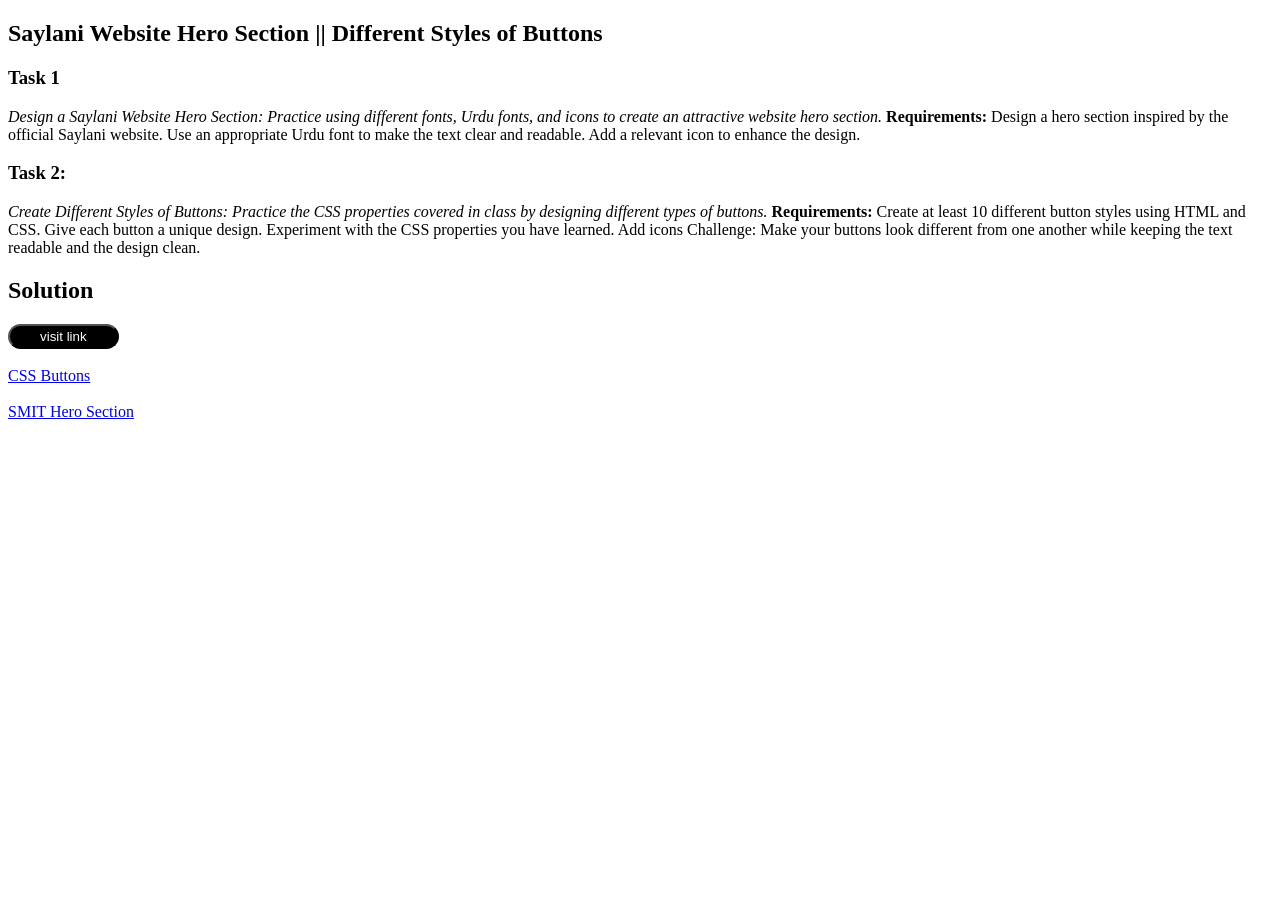
<file: index.html>
<!DOCTYPE html>
<html lang="en">
<head>
    <meta charset="UTF-8">
    <meta name="viewport" content="width=device-width, initial-scale=1.0">
    <title>Assignment9</title>
    <style>
        button{
            background-color: black;
            color: white;
            border-radius: 999px;
            padding: 3px 30px;
        }
    </style>
</head>
<body>
    <h2>Saylani Website Hero Section || Different Styles of Buttons

</h2>
<p>
    <h3>Task 1</h3>
    <i> Design a Saylani Website Hero Section:
Practice using different fonts, Urdu fonts, and icons to create an attractive website hero section.</i>



<b>Requirements:
</b>
Design a hero section inspired by the official Saylani website.
Use an appropriate Urdu font to make the text clear and readable.
Add a relevant icon to enhance the design.
 <h3>Task 2:</h3>

<i> Create Different Styles of Buttons:
Practice the CSS properties covered in class by designing different types of buttons.</i>



<b>Requirements:
</b>
Create at least 10 different button styles using HTML and CSS.
Give each button a unique design.
Experiment with the CSS properties you have learned.
Add icons


Challenge: Make your buttons look different from one another while keeping the text readable and the design clean.
</p>
<h2>Solution
</h2>
<button>visit link</button>
<br>
<br>
<a href="css button/index.html" target="_blank">CSS Buttons</a>
<br>
<br>
<a href="hero section urdu/index.html" target="_blank">SMIT Hero Section</a>
</body>
</html>
</file>
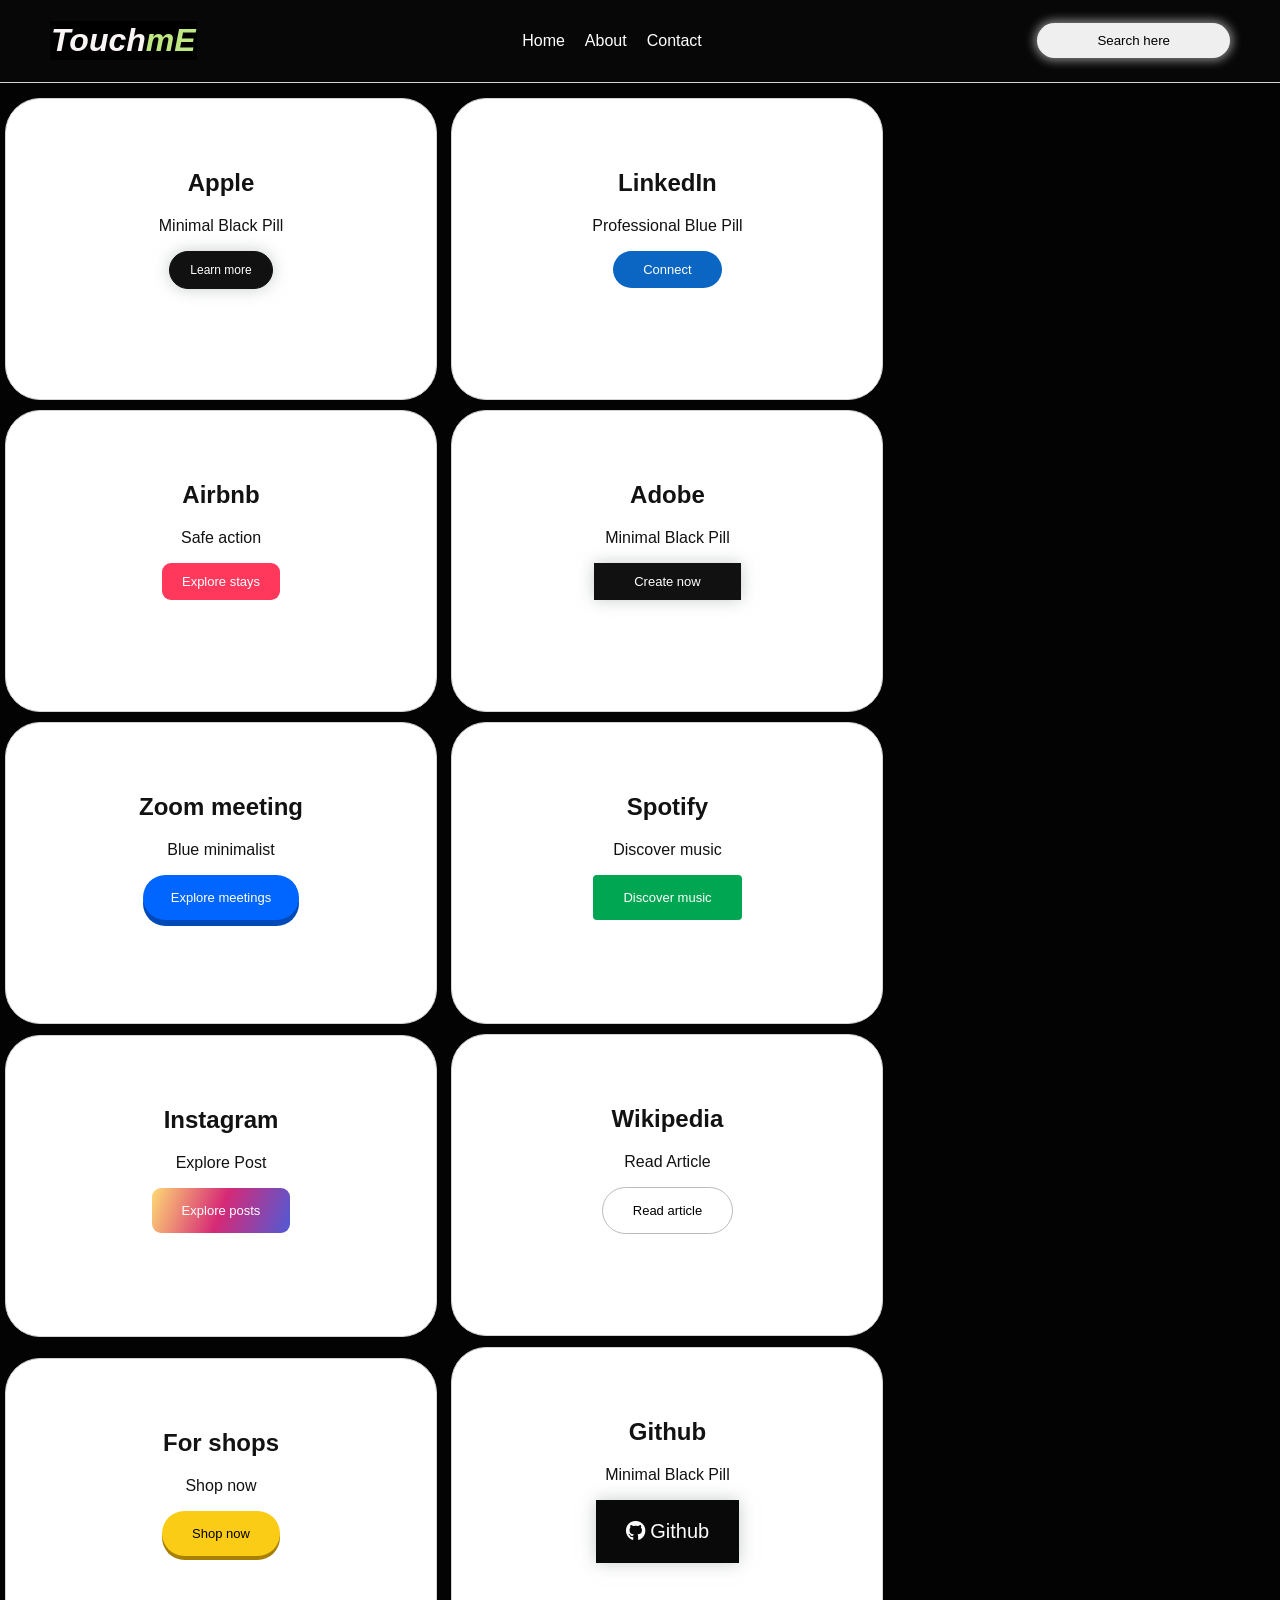
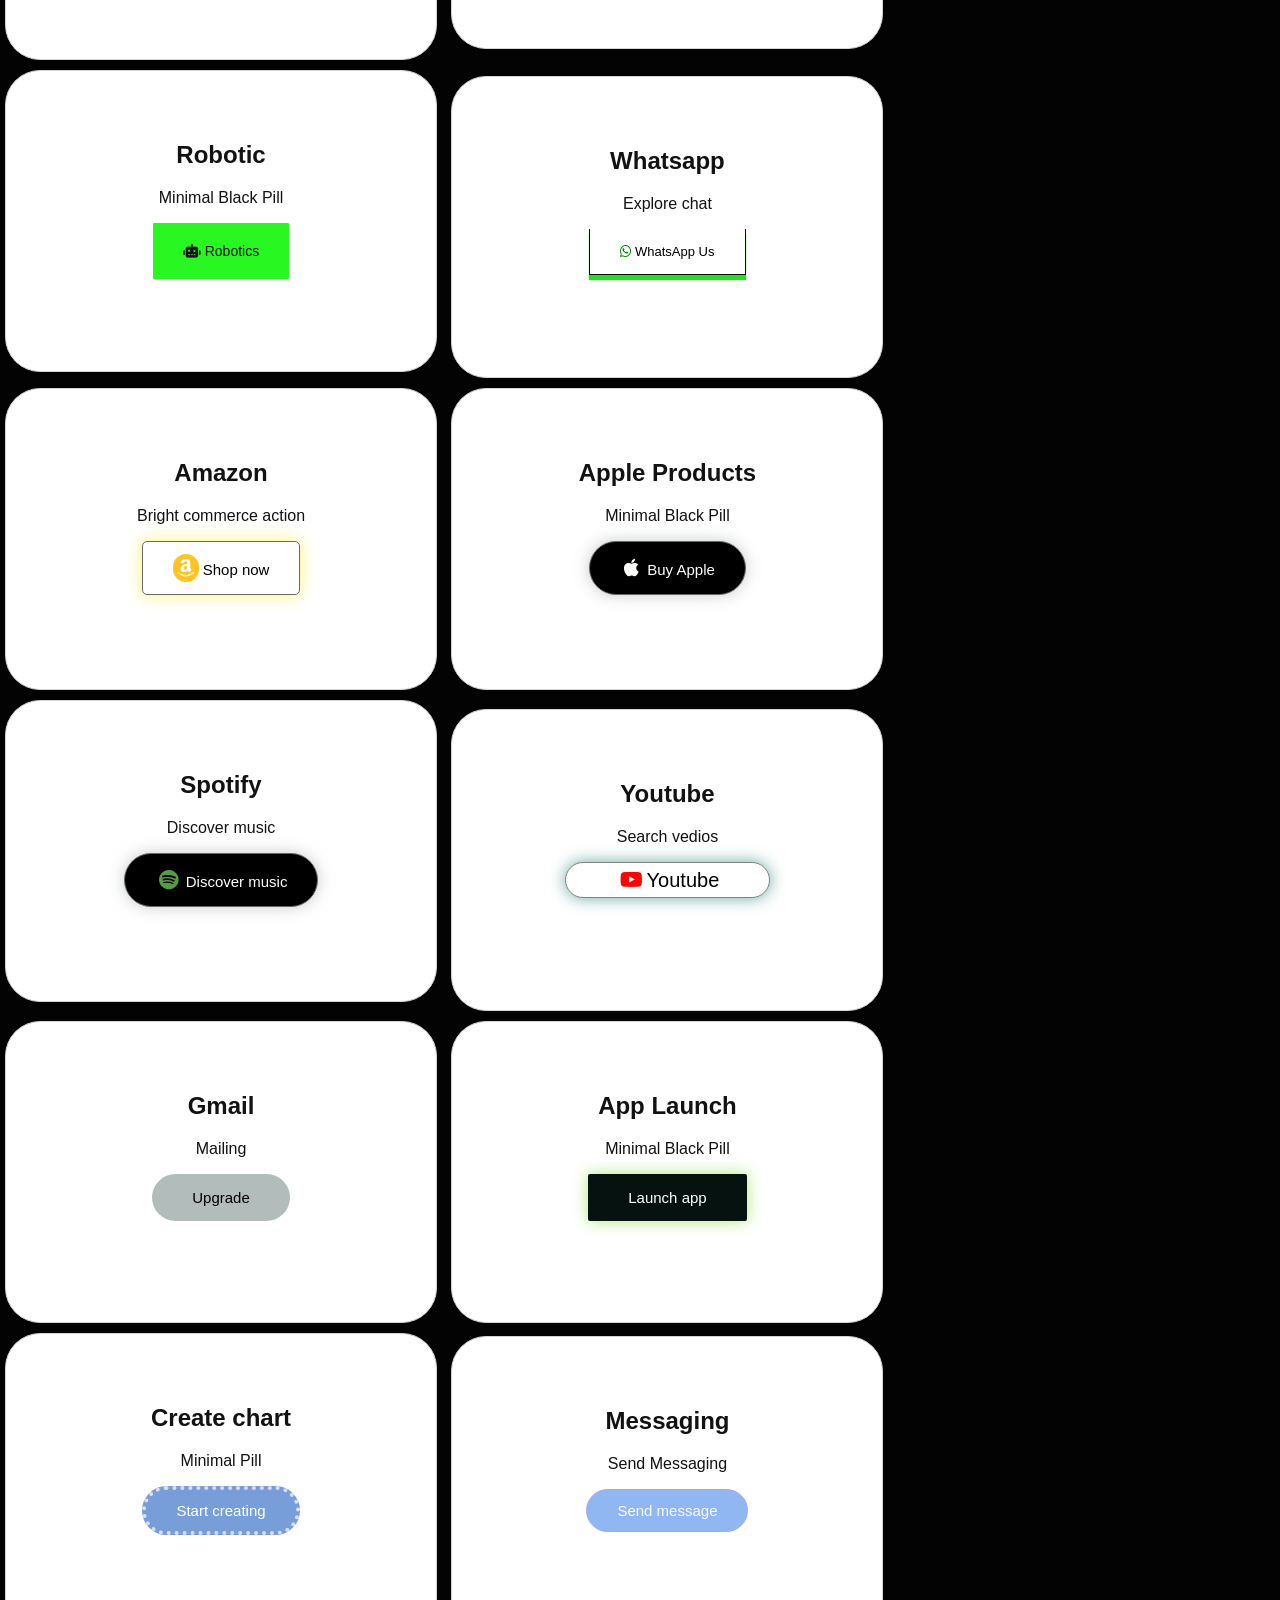
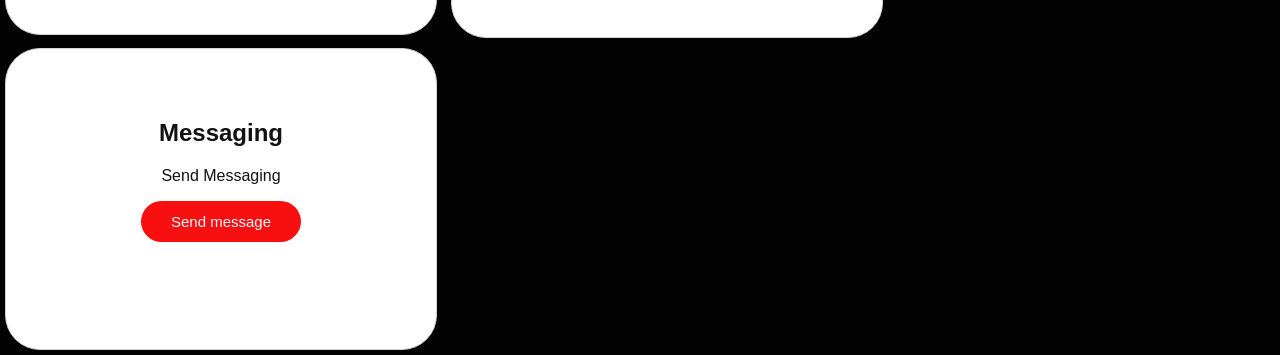
<file: css button/index.html>
<!DOCTYPE html>
<html lang="en">
<head>
    <meta charset="UTF-8">
    <meta name="viewport" content="width=device-width, initial-scale=1.0">
    <title>brand-buttons</title>
     
    <link rel="stylesheet" href="https://cdnjs.cloudflare.com/ajax/libs/font-awesome/6.7.2/css/all.min.css " crossorigin="anonymous" referrerpolicy="no-referrer" />

    <link rel="stylesheet" href="style.css">
</head>
<body>
    <header><h1>Touch<span>mE</span></h1>
    <nav>
        <ul>
            <li>Home</li>
            <li>About</li>
            <li>Contact</li>
        </ul>
    </nav>
    <button id="main-search">Search here</button>
    </header>
    <div class="main">
    <div class="box">
        <h2>Apple</h2>
        <p>Minimal Black Pill</p>
        <button id="button1"> Learn more</button>
    </div>
    <div class="box">
        <h2>LinkedIn</h2>
        <p>Professional Blue Pill</p>
        <button id="button2">Connect</button>
    </div>
    <div class="box">
        <h2>Airbnb</h2>
        <p>Safe action</p>
        <button id="button3">Explore stays</button>
    </div>
    <div class="box">
        <h2>Adobe</h2>
        <p>Minimal Black Pill</p>
        <button id="button4">Create now</button>
    </div>
    <div class="box">
        <h2>Zoom meeting</h2>
        <p>Blue minimalist</p>
        <button id="button5">Explore meetings</button>
    </div>
    <div class="box">
        <h2>Spotify</h2>
        <p>Discover music</p>
        <button id="button6">Discover music</button>
    </div>
    <div class="box">
        <h2>Instagram</h2>
        <p>Explore Post</p>
        <button id="button7">Explore posts</button>
    </div>
    <div class="box">
        <h2>Wikipedia</h2>
        <p>Read Article</p>
        <button id="button8">Read article</button>
    </div>
    <div class="box">
        <h2>For shops</h2>
        <p>Shop now</p>
        <button id="button9">Shop now</button>
    </div>
    <div class="box">
        <h2>Github</h2>
        <p>Minimal Black Pill</p>
        <button id="button10"><i class="fa-brands fa-github"></i> Github</button>
    </div>
    <div class="box">
        <h2>Robotic</h2>
        <p>Minimal Black Pill</p>
        <button id="button11"><i class="fa-solid fa-robot"></i>
</i>Robotics</button>
    </div>
    <div class="box">
        <h2>Whatsapp</h2>
        <p>Explore chat</p>
        <button id="button12"> <i class="fa-brands fa-whatsapp"></i>
    WhatsApp Us</button>
    </div>
    <div class="box">
        <h2>Amazon</h2>
        <p>Bright commerce action</p>
        <button id="button13"><i class="fa-brands fa-amazon" aria-hidden="true"></i>
  <span>Shop now</span></button>
    </div>
    <div class="box">
        <h2>Apple Products</h2>
        <p>Minimal Black Pill</p>
        <button id="button14"><i class="fa-brands fa-apple" aria-hidden="true"></i>
  </span>Buy Apple</button>
    </div>
    <div class="box">
        <h2>Spotify</h2>
        <p>Discover music</p>
        <button id="button15"><i class="fa-brands fa-spotify" aria-hidden="true"></i>
  <span>Discover music</span></button>
    </div>
    <div class="box">
        <h2> Youtube</h2>
        <p>Search vedios</p>
        <button id="button16"><i class="fa-brands fa-youtube"></i>Youtube</button>
    </div>
    <div class="box">
        <h2 id="mail">Gmail</h2>
        <p>Mailing</p>
        <button id="button17">Upgrade</button>
    </div>
    <div class="box">
        <h2>App Launch</h2>
        <p>Minimal Black Pill</p>
        <button id="button18">Launch app</button>
    </div>
    <div class="box">
        <h2>Create chart</h2>
        <p>Minimal Pill</p>
        <button id="button19">Start creating</button>
    </div>
    <div class="box">
        <h2>Messaging</h2>
        <p>Send Messaging</p>
        <button id="button20">
  <span>Send message</span>
</button>
    </div>
    <div class="box">
        <h2>Messaging</h2>
        <p>Send Messaging</p>
        <button id="button21">
  <span>Send message</span>
</button>
    </div>
    </div>
</body>
</html>
</file>
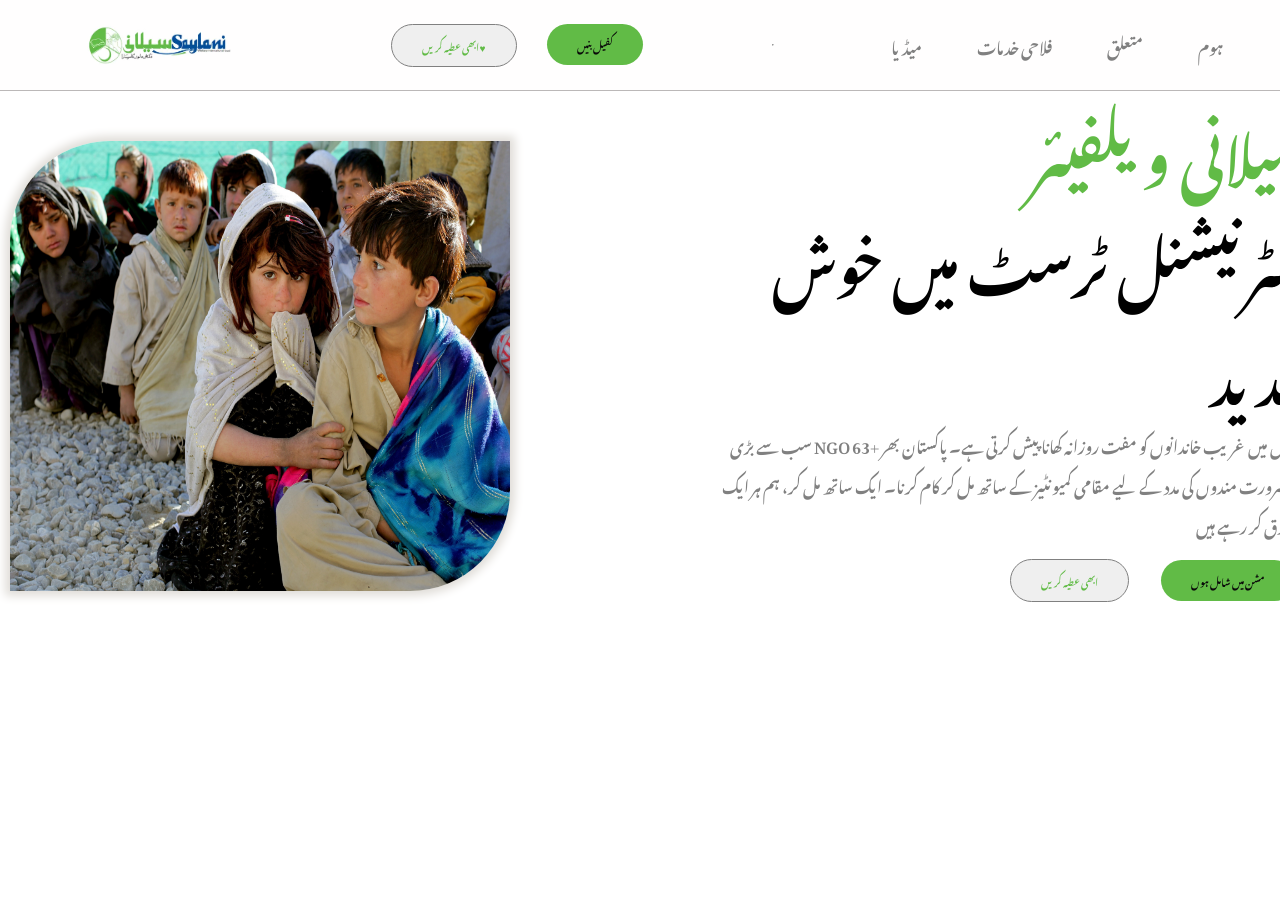
<file: hero section urdu/index.html>
<!DOCTYPE html>
<html lang="en">
<head>
  <meta charset="UTF-8">
  <meta name="viewport" content="width=device-width, initial-scale=1.0">
  <title>Document</title>
  <link rel="stylesheet" href="style.css">
</head>
<body>
  <!-- navbar -->
<header>

  <img src="./images/logo.webp" alt="logo" class="logo" id="button">
   <div id="button"> 
  <button id="box1">ابھی عطیہ کریں &hearts;</button>
  <button id="box2">کفیل بنیں</button>
  </div>
  <hr>
  <nav>
    <ul>
      <li><a href="">ہوم</a></li>
      <li><a href="">متعلق</a></li>
      <li><a href="">فلاحی خدمات</a></li>
      <li><a href="">میڈیا</a></li>
    </ul>
  </nav>
  
 
</header>
  <!-- hero section -->
      <div class="hero">
        <div class="img">
            <img src="images/hero1.jpg" alt="hero-img">
        </div>

<!-- part1 -->
    <div class="main">
      <h1>
        <span> سیلانی ویلفیئر</span>
        <br />
        انٹرنیشنل ٹرسٹ میں خوش آمدید
      </h1>
      <p>سب سے بڑی NGO 63+ علاقوں میں غریب خاندانوں کو مفت روزانہ کھانا پیش کرتی ہے۔ پاکستان بھر میں ضرورت مندوں کی مدد کے لیے مقامی کمیونٹیز کے ساتھ مل کر کام کرنا۔ ایک ساتھ مل کر، ہم ہر ایک دن فرق کر رہے ہیں</p>
      <button id="box1">ابھی عطیہ کریں</button>
      <button id="box2">مشن میں شامل ہوں</button>
      
</body>
</html>
</file>
<file: css button/style.css>
@font-face {
  font-family: 'Roboto';
  src: url('font/Roboto.zip') ;
  font-weight: 400;

}
body{
    background-color: rgb(4, 3, 3);
    color: rgb(255, 249, 249);
    
  font-family: 'Roboto', sans-serif;
  margin: 0;

}
header{
    margin: 0;
    padding: 0;
    display: flex;
    justify-content: space-between;
    background-color: rgb(7, 7, 7);
    color: white;
    align-items: center;
    border-bottom: 1px solid lightgray;
    margin-bottom: 10px;

}

#main-search{

    padding: 10px 60px;
    border: 999px;
    margin: 0px 50px;
    border-radius: 20px;
    border: 0px;
    box-shadow: grey 0px 0px 10px 3px;

}
nav >ul{
    text-decoration: none;
    display: flex;

}
nav >ul >li{
    padding: 10px;
    text-decoration: none;
    list-style: none;
    justify-content: space-between;
    

}




header >h1{
    background-color: black;
    color: rgb(251, 244, 244);
    font-style: italic;
    font-weight: 900px;
    text-align: center;
    border: 1px solid black;
    text-align: center;
    margin-left: 50px;
}
header >h1>span{
    color: rgb(191, 232, 130);
}
.box{
    
    padding: 50px 50px;
    margin: auto;
    width: 330px;
    height: 200px;
    text-align: center;
    border: 1px solid lightgray;
    border-radius: 35px;
    padding-top: 50px;
    display: inline-block;
    margin: 5px 5px;
    color: rgb(19, 18, 18);
    background-color: white;

    
}
button{
    cursor: pointer;
}
#button1{
background-color: rgb(17, 17, 17);
color: rgb(255, 255, 255);
border-radius: 999px;
padding: 11px 20px;
font-size: 12px;
font-weight: 700px;
border: 1px solid rgb(17, 17, 17);
 box-shadow: rgba(164, 169, 168, 0.6) 0px 0px 16px;

}
#button2{
background-color: rgb(10, 102, 194);
color: rgb(255, 255, 255);
border-radius: 999px;
padding: 11px 30px;
font-size: 13px;
font-weight: 700px;
border:none;
}
#button3{
background-color: rgb(255, 56, 92);
color: rgb(255, 255, 255);
border-radius: 9px;
padding: 11px 20px;
font-size: 13px;
font-weight: 700px;
border:none;
}
#button4{
background-color:  rgb(17, 17, 17);
color: rgb(255, 255, 255);
padding: 11px 40px;
font-size: 13px;
font-weight: 700px;
border:none;
 box-shadow: rgba(164, 169, 168, 0.6) 0px 0px 16px;

}

#button5{
background-color: rgb(0, 102, 255);
color: rgb(255, 255, 255);
padding: 15px 28px;
font-size: 13px;
font-weight: 700px;
border-radius:999px;
border: none;
box-shadow: rgb(0, 73, 184) 0px 6px 0px;
}
#button6{
background-color: rgb(0, 166, 81);
color: rgb(255, 255, 255);
padding: 15px 30px;
font-size: 13px;
font-weight: 750px;
border-radius:4px;
border: none;
}
#button7{
background: linear-gradient(110deg, rgb(254, 218, 117), rgb(214, 41, 118), rgb(79, 91, 213));
    color: rgb(255, 255, 255);
padding: 15px 30px;
font-size: 13px;
font-weight: 750px;
border-radius:9px;
border: none;
}
#button8{
background: white;

color: rgb(0, 0, 0);
padding: 15px 30px;
font-size: 13px;
font-weight: 750px;
border-radius:999px;
border: 1px solid rgb(187, 187, 187);
}
#button9{
background:rgb(250, 204, 21);

color: rgb(24, 24, 27);
padding: 15px 30px;
font-size: 13px;
font-weight: 750px;
border-radius:999px;
border: 1px solid rgb(187, 187, 187);
}
#button9{
background: rgb(250, 204, 21);

color: rgb(0, 0, 0);
padding: 15px 30px;
font-size: 13px;
font-weight: 950px;
border-radius: 999px;
 box-shadow: rgb(167, 128, 0) 0px 4px 0px;
 border: none;

/* border: 1px solid rgb(187, 187, 187); */
}
#button10{
background: rgb(9, 9, 9);
 box-shadow: rgba(164, 169, 168, 0.6) 0px 0px 16px;
color: rgb(253, 252, 252);
padding: 20px 30px;
font-size: 20px;
font-weight: 950px;
border-radius: 0px;
 /* box-shadow: rgb(167, 128, 0) 0px 4px 0px; */
 border: none;

/* border: 1px solid rgb(187, 187, 187); */
}
#button11{
background: rgb(41, 247, 34);
box-shadow: 0px 0px 0px rgb(149, 31, 31) 10px;
color: rgb(21, 20, 20);
padding: 20px 30px;
font-size: 14px;
font-weight: 950px;
border-radius: 1px;
 /* box-shadow: rgb(167, 128, 0) 0px 4px 0px; */
 border: none;

/* border: 1px solid rgb(187, 187, 187); */
}
#button12{
background: white;

color: rgb(0, 0, 0);
padding: 15px 30px;
font-size: 13px;
font-weight: 750px;
border-radius:0px;
border: 1px solid rgb(10, 13, 10);
border-top: none;
box-shadow: 0px 5px 1px  rgb(35, 224, 29);
}
#button12 >i{
    color: green;
}
#button13{
background:white;

color: rgb(0, 0, 0);
padding: 12px 30px;
font-size: 15px;
font-weight: 750px;
border-radius:5px;
border: 1px solid rgb(107, 103, 103);
 box-shadow: rgba(251, 231, 14, 0.6) 0px 0px 16px;


}
#button13 >i{
    color: white;
    font-size: 20px;
    background-color: rgb(255, 196, 35);
    padding: 4px;
    border-radius: 19px;

}
#button15{
background:rgb(0, 0, 0);
 box-shadow: rgba(164, 169, 168, 0.6) 0px 0px 16px;
color: rgb(255, 255, 255);
padding: 12px 30px;
font-size: 15px;
font-weight: 750px;
border-radius:999px;
border: 1px solid rgb(107, 103, 103);

}
#button15 >i{
    color: rgb(87, 155, 67);
    font-size: 20px;
    padding: 4px;
    border-radius: 19px;
}
#button14{
background:rgb(0, 0, 0);

color: rgb(255, 255, 255);
padding: 12px 30px;
font-size: 15px;
font-weight: 750px;
border-radius:999px;
border: 1px solid rgb(107, 103, 103);
 box-shadow: rgba(164, 169, 168, 0.6) 0px 0px 16px;


}
#button14 >i{
    color: rgb(255, 255, 254);
    font-size: 20px;
    padding: 4px;
    border-radius: 19px;

}
#button16{
background:rgb(255, 255, 255);
 box-shadow: rgba(12, 113, 102, 0.6) 0px 0px 16px;

color: rgb(0, 0, 0);
padding: 3px 50px;
font-size: 20px;
font-weight: 750px;
border-radius:999px;
border: 1px solid grey;
/* border: 1px solid rgb(107, 103, 103); */

}
#button16 >i{
    color: rgb(250, 5, 5);
    font-size: 20px;
    /* background-color: rgb(255, 187, 0); */
    padding: 4px;
    /* border-radius: 19px; */

}

#button17{
background:rgb(178, 189, 187);

color: rgb(0, 0, 0);
padding: 15px 40px;
font-size: 15px;
font-weight: 700px;
border-radius:999px;
border: 0px;


}

#button18{
background:rgb(5, 18, 16);

color: rgb(255, 255, 255);
padding: 15px 40px;
font-size: 15px;
font-weight: 700px;
border-radius:2px;
border: 0px;
 box-shadow: rgba(126, 214, 39, 0.6) 0px 0px 16px;

}
#button19{
background:rgb(119, 158, 216);

color: rgb(255, 255, 255);
padding: 12px 30px;
font-size: 15px;
font-weight: 750px;
border-radius:999px;
border: 4px dotted rgb(221, 220, 247);

}
#button20{
background-color: rgb(145, 183, 243);
  color: rgb(247, 250, 254);
padding: 12px 30px;
font-size: 15px;
font-weight: 750px;
border-radius:999px;
border: 1px solid rgb(166, 163, 255);

}
#button21{
background-color: rgb(248, 15, 15);
  color: rgb(247, 250, 254);
padding: 12px 30px;
font-size: 15px;
font-weight: 750px;
border-radius:999px;
/* border: 1px solid rgb(182, 180, 240); */
border: 0px;

}
</file>
<file: hero section urdu/style.css>
@font-face {
  font-family: 'myFont';
  src: url('myFont/NotoNastaliqUrdu-SemiBold.ttf') format('truetype');
  font-weight: 400;
  font-style: normal;
}

* {
  font-family: 'myFont', serif;
  margin: 0px;
  padding: 0px;
  
}

:root {
  --primary: #61bb46;
  --secondary: #024d9a;
  --tertiary: grey;
}
header{
    height: 10vh;
    background-color:rgb(255, 254, 254);
    color: var(--tertiary);
    display: flex;
    align-items: center;
    justify-content: space-around;
    border-bottom: 1px solid rgb(187, 184, 184);
    
}

nav>ul{
    display: flex;
    justify-content: center;
    align-items: canter;
    gap: 55px;
    /* flex-grow: 1; */
    margin-left: 2px;
    flex-direction: row-reverse;
    
}
a{
    text-decoration: none;
    color: var(--tertiary);
    
}
li{
    list-style: none;

}

#button{
    display: flex;
    justify-content: flex-end;
    align-items: flex-start;
    
}
 .logo{
    
    /* flex-grow: 2; */
   padding: 30px;
    width: 144px;
    height: 40px;
    cursor: pointer;
}





.hero {
  width: 1320px; 
}

.hero .img {
  padding-top: 50px;
  width: 400px;
  height: 350px;
  float: left;
  border-radius: 100px;
  background-color: transparent;
}

.img:hover {
  opacity: 0.8;
}

.img img {
  width: 500px;
  height: 450px;
  margin-left: 10px;
  border-radius: 100px 0px 100px 0px;
  box-shadow: 0px 0px 10px 5px rgb(224, 221, 216);
  box-sizing: border-box;
  cursor: pointer;
}

.main {
  margin: auto;
  width: 600px;
  float: right;
  text-align: right;
  color: black;
  margin-right: 10px;
}

h1 {
  font-weight: bolder;
  font-size: 55px;
  line-height: 2em;
  
}

h1 span {
  font-size: 60px;
  color: var(--primary);
}

.main p {
  color: var(--tertiary);
}

#box1 {
  padding: 8px 30px;
  text-align: center;
  border-radius: 999px;
  margin: 15px;
  font-size: 10px;
  color: #61bb46;
  border: 1px solid var(--tertiary);
  cursor: pointer;
}

#box1:hover {
  background-color: lightgray;
  color: black;

}

#box2 {
  /* padding: 8px 40px; */
  padding: 8px 30px;
  text-align: center;
  border-radius: 999px;
  margin: 15px;
  font-size: 10px;
  border: none;
  background-color: #61bb46;
  color: rgb(9, 9, 9);
  cursor: pointer;
  /* box-shadow: lightgreen 0px 0px 3px 3px; */
}

#box2:hover {
  background-color: darkgreen;
  border: none;
  color: white;
}

section {
  margin-top: 50px;
}
</file>
